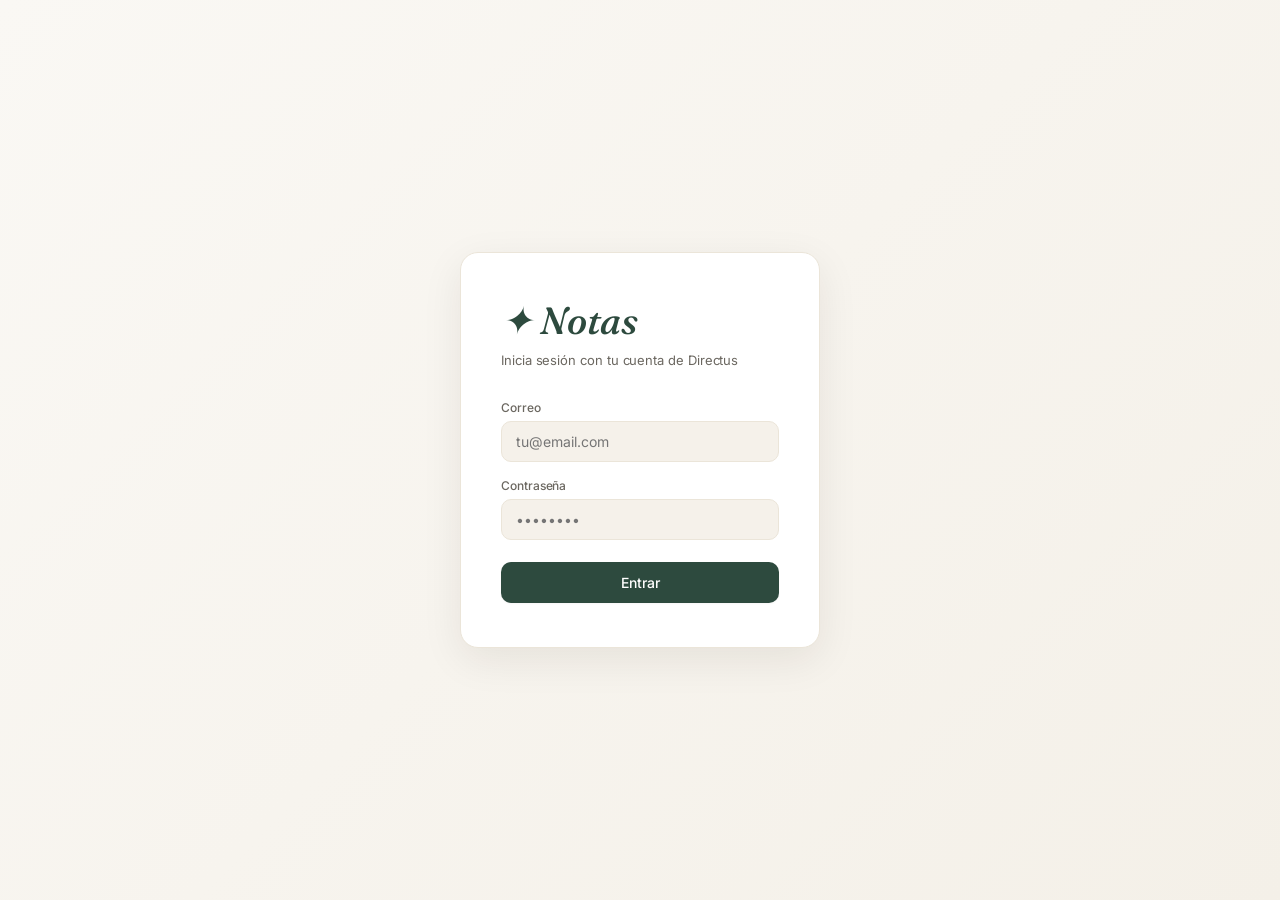
<file: uploads/notas.html>
<!DOCTYPE html>
<html lang="es">
<head>
<meta charset="UTF-8" />
<meta name="viewport" content="width=device-width, initial-scale=1.0" />
<title>Notas</title>
<link rel="preconnect" href="https://fonts.googleapis.com" />
<link rel="preconnect" href="https://fonts.gstatic.com" crossorigin />
<link href="https://fonts.googleapis.com/css2?family=Fraunces:ital,opsz,wght@0,9..144,400;0,9..144,500;0,9..144,600;1,9..144,400&family=Inter:wght@300;400;500;600&display=swap" rel="stylesheet" />
<style>
  *, *::before, *::after { box-sizing: border-box; margin: 0; padding: 0; }

  :root {
    --bg-grad: linear-gradient(135deg, #faf8f4 0%, #f4f0e8 100%);
    --surface: #ffffff;
    --surface2: #f5f1ea;
    --border: #ebe5d9;
    --border2: #d8d1c2;
    --text: #1a1815;
    --text2: #6b6760;
    --text3: #a8a299;
    --accent: #2d4a3e;
    --accent-light: #e8f0ec;
    --accent-hover: #3a5a4d;
    --shadow-sm: 0 1px 2px rgba(40, 30, 15, 0.04);
    --shadow-md: 0 4px 16px rgba(40, 30, 15, 0.06);
    --shadow-lg: 0 12px 40px rgba(40, 30, 15, 0.08);
    --radius: 12px;
    --font-display: 'Fraunces', Georgia, serif;
    --font-body: 'Inter', sans-serif;
  }

  body {
    font-family: var(--font-body);
    background: var(--bg-grad);
    color: var(--text);
    height: 100vh;
    display: flex;
    overflow: hidden;
    font-size: 14px;
    -webkit-font-smoothing: antialiased;
    letter-spacing: -0.005em;
  }

  /* SIDEBAR */
  .sidebar {
    width: 60px;
    background: rgba(255,255,255,0.6);
    backdrop-filter: blur(20px);
    border-right: 1px solid var(--border);
    display: flex; flex-direction: column; align-items: center;
    padding: 22px 0; gap: 8px; flex-shrink: 0;
  }
  .logo {
    font-family: var(--font-display);
    font-size: 26px; font-weight: 500;
    color: var(--accent);
    margin-bottom: 18px; line-height: 1;
    font-style: italic;
  }
  .sb-btn {
    width: 40px; height: 40px; border-radius: 10px;
    border: none; background: transparent; cursor: pointer;
    display: flex; align-items: center; justify-content: center;
    color: var(--text3); transition: all 0.18s ease;
  }
  .sb-btn:hover { background: var(--surface2); color: var(--text2); transform: translateY(-1px); }
  .sb-btn.active { background: var(--accent-light); color: var(--accent); }
  .sb-spacer { flex: 1; }

  /* LIST PANEL */
  .list-panel {
    width: 280px;
    background: rgba(255,255,255,0.4);
    backdrop-filter: blur(20px);
    border-right: 1px solid var(--border);
    display: flex; flex-direction: column; flex-shrink: 0;
  }
  .list-header { padding: 22px 18px 14px; border-bottom: 1px solid var(--border); }
  .list-header-row { display: flex; align-items: center; justify-content: space-between; margin-bottom: 14px; }
  .list-title {
    font-family: var(--font-display);
    font-size: 26px; color: var(--text);
    font-weight: 500; letter-spacing: -0.02em;
  }
  .btn-new {
    width: 34px; height: 34px; border-radius: 10px;
    border: none; background: var(--accent); color: #fff;
    cursor: pointer; display: flex; align-items: center; justify-content: center;
    font-size: 20px; transition: all 0.18s ease;
    box-shadow: var(--shadow-sm); line-height: 1; padding-bottom: 2px;
  }
  .btn-new:hover { background: var(--accent-hover); transform: translateY(-1px); box-shadow: var(--shadow-md); }
  .search-wrap {
    display: flex; align-items: center; gap: 8px;
    background: rgba(255,255,255,0.7);
    border: 1px solid var(--border);
    border-radius: 10px; padding: 9px 12px;
    transition: border-color 0.15s;
  }
  .search-wrap:focus-within { border-color: var(--accent); }
  .search-wrap svg { flex-shrink: 0; color: var(--text3); }
  .search-wrap input {
    border: none; background: transparent;
    font-family: var(--font-body); font-size: 13px;
    color: var(--text); outline: none; width: 100%;
  }
  .search-wrap input::placeholder { color: var(--text3); }

  .notes-list {
    flex: 1; overflow-y: auto;
    padding: 10px;
    display: flex; flex-direction: column; gap: 6px;
  }
  .notes-list::-webkit-scrollbar { width: 6px; }
  .notes-list::-webkit-scrollbar-thumb { background: var(--border2); border-radius: 4px; }

  .note-item {
    padding: 13px 14px; border-radius: var(--radius);
    cursor: pointer; border: 1px solid transparent;
    transition: all 0.18s ease; user-select: none;
    position: relative;
    background: var(--note-bg, var(--surface));
  }
  .note-item:hover { transform: translateY(-1px); box-shadow: var(--shadow-sm); }
  .note-item.active {
    border-color: rgba(45, 74, 62, 0.3);
    box-shadow: var(--shadow-md);
  }
  .note-item.active::before {
    content: ''; position: absolute;
    left: -10px; top: 50%; transform: translateY(-50%);
    width: 3px; height: 60%;
    background: var(--accent); border-radius: 0 3px 3px 0;
  }
  .note-item-title {
    font-size: 14px; font-weight: 600; color: var(--text);
    white-space: nowrap; overflow: hidden; text-overflow: ellipsis;
    margin-bottom: 4px; letter-spacing: -0.01em;
  }
  .note-item-preview {
    font-size: 12px; color: var(--text2);
    white-space: nowrap; overflow: hidden; text-overflow: ellipsis;
    margin-bottom: 6px; line-height: 1.4;
  }
  .note-item-date { font-size: 11px; color: var(--text3); font-weight: 500; }

  /* TAG PILLS en la lista */
  .note-item-tag {
    display: inline-block;
    font-size: 10px;
    font-weight: 600;
    padding: 2px 8px;
    border-radius: 10px;
    text-transform: uppercase;
    letter-spacing: 0.04em;
    margin-bottom: 6px;
    background: var(--tag-bg, rgba(0,0,0,0.06));
    color: var(--tag-color, var(--text2));
  }

  /* FILTROS DE TAGS */
  .tag-filters {
    padding: 10px 14px 12px;
    border-bottom: 1px solid var(--border);
    display: flex; flex-wrap: wrap; gap: 5px;
    max-height: 110px; overflow-y: auto;
  }
  .tag-filters::-webkit-scrollbar { width: 4px; }
  .tag-filters::-webkit-scrollbar-thumb { background: var(--border2); border-radius: 4px; }
  .filter-btn {
    font-family: var(--font-body); font-size: 11px; font-weight: 500;
    border: 1px solid var(--border);
    background: rgba(255,255,255,0.6);
    color: var(--text2);
    padding: 4px 10px;
    border-radius: 14px;
    cursor: pointer;
    transition: all 0.15s;
    text-transform: uppercase;
    letter-spacing: 0.03em;
  }
  .filter-btn:hover { background: var(--surface); border-color: var(--border2); }
  .filter-btn.active {
    background: var(--accent);
    color: #fff;
    border-color: var(--accent);
  }

  .empty-list {
    text-align: center; padding: 50px 20px;
    color: var(--text3); font-size: 13px; line-height: 1.6;
  }
  .empty-list svg { margin-bottom: 14px; opacity: 0.3; }

  /* EDITOR */
  .editor { flex: 1; display: flex; flex-direction: column; min-width: 0; background: var(--surface); }
  .editor-toolbar {
    padding: 12px 28px; border-bottom: 1px solid var(--border);
    display: flex; align-items: center; gap: 2px;
    background: rgba(255,255,255,0.7); backdrop-filter: blur(10px);
    flex-wrap: wrap;
  }
  .tb-btn {
    width: 32px; height: 32px; border-radius: 8px;
    border: none; background: transparent; cursor: pointer;
    display: flex; align-items: center; justify-content: center;
    color: var(--text2); transition: all 0.15s;
  }
  .tb-btn:hover { background: var(--surface2); color: var(--text); }
  .tb-btn svg { width: 16px; height: 16px; }
  .tb-sep { width: 1px; height: 20px; background: var(--border); margin: 0 6px; }
  .tb-spacer { flex: 1; }
  .apa-select {
    font-family: var(--font-body); font-size: 12px; font-weight: 500;
    border: 1px solid var(--border); border-radius: 7px;
    background: var(--surface); color: var(--text2);
    padding: 5px 26px 5px 10px;
    cursor: pointer; outline: none;
    -webkit-appearance: none; appearance: none;
    background-image: url("data:image/svg+xml;utf8,<svg xmlns='http://www.w3.org/2000/svg' width='10' height='10' viewBox='0 0 24 24' fill='none' stroke='%236b6760' stroke-width='2'><polyline points='6 9 12 15 18 9'/></svg>");
    background-repeat: no-repeat; background-position: right 8px center;
    transition: border-color 0.15s;
  }
  .apa-select:hover { border-color: var(--accent); }
  .btn-save {
    padding: 7px 16px; border-radius: 8px;
    border: none; background: var(--accent); color: #fff;
    font-family: var(--font-body); font-size: 13px; font-weight: 500;
    cursor: pointer; transition: all 0.15s; box-shadow: var(--shadow-sm);
  }
  .btn-save:hover:not(:disabled) { background: var(--accent-hover); }
  .btn-save:disabled { opacity: 0.4; cursor: default; }
  .btn-delete {
    width: 32px; height: 32px; border-radius: 8px;
    border: none; background: transparent; cursor: pointer;
    display: flex; align-items: center; justify-content: center;
    color: var(--text3); transition: all 0.15s;
  }
  .btn-delete:hover { background: #fce8e8; color: #b03030; }

  .editor-body {
    flex: 1; display: flex; flex-direction: column;
    padding: 28px 28px 20px;
    overflow-y: auto;
    background: #ebe5d9;
    align-items: center;
  }
  .editor-body::-webkit-scrollbar { width: 6px; }
  .editor-body::-webkit-scrollbar-thumb { background: var(--border2); border-radius: 4px; }

  /* PÁGINA ESTILO APA con saltos de página visuales */
  /* PÁGINA ESTILO APA */
  .apa-page {
    width: 816px; /* 8.5in × 96dpi */
    max-width: 100%;
    min-height: 1056px; /* 11in × 96dpi */
    background: #fff;
    padding: 96px; /* 1in margen × 96dpi */
    box-shadow: var(--shadow-lg);
    border-radius: 2px;
    position: relative;
    margin-bottom: 28px;
  }
  /* Contador de página flotante */
  .page-indicator {
    position: fixed;
    bottom: 58px; right: 20px;
    background: rgba(20, 18, 14, 0.75);
    color: #fff;
    font-size: 11px; font-weight: 500;
    padding: 5px 11px; border-radius: 12px;
    z-index: 30;
    font-family: var(--font-body);
    pointer-events: none;
    opacity: 0; transition: opacity 0.2s;
  }
  .page-indicator.show { opacity: 1; }

  .editor-title-input {
    font-family: 'Times New Roman', Times, serif;
    font-size: 14pt;
    font-weight: bold;
    color: var(--text);
    border: none; background: transparent; outline: none;
    width: 100%; margin-bottom: 24px;
    line-height: 2;
    text-align: center;
  }
  .editor-title-input::placeholder { color: var(--text3); font-style: italic; font-weight: normal; }

  .editor-meta {
    display: flex; align-items: center; gap: 12px;
    margin-bottom: 24px; flex-wrap: wrap;
    padding-bottom: 16px; border-bottom: 1px solid var(--border);
    font-family: var(--font-body);
  }
  .meta-date { font-size: 11px; color: var(--text3); font-weight: 500; letter-spacing: 0.02em; text-transform: uppercase; }

  .tag-select {
    font-family: var(--font-body); font-size: 12px; font-weight: 500;
    border: 1px solid var(--border); border-radius: 20px;
    background: var(--surface); color: var(--text2);
    padding: 4px 14px;
    cursor: text; outline: none;
    transition: border-color 0.15s;
    min-width: 140px;
  }
  .tag-select:hover, .tag-select:focus { border-color: var(--accent); }
  .tag-select::placeholder { color: var(--text3); font-style: italic; }

  .editor-content-area {
    flex: 1;
    font-family: 'Times New Roman', Times, serif;
    font-size: 12pt;
    line-height: 2;
    color: #000;
    outline: none; width: 100%; min-height: 400px;
    text-align: justify;
  }
  .editor-content-area:empty:before {
    content: attr(data-placeholder);
    color: var(--text3); font-style: italic;
    pointer-events: none;
  }
  /* Párrafos con sangría de primera línea (estilo APA) */
  .editor-content-area > p,
  .editor-content-area > div {
    margin: 0;
    text-indent: 0.5in;
  }
  /* Encabezados estilo APA */
  .editor-content-area h1 {
    font-size: 12pt; font-weight: bold;
    text-align: center; margin: 0;
    text-indent: 0;
  }
  .editor-content-area h2 {
    font-size: 12pt; font-weight: bold;
    text-align: left; margin: 0;
    text-indent: 0;
  }
  .editor-content-area h3 {
    font-size: 12pt; font-weight: bold; font-style: italic;
    text-align: left; margin: 0;
    text-indent: 0;
  }
  .editor-content-area blockquote {
    margin: 0 0 0 0.5in;
    text-indent: 0;
    font-style: normal;
  }
  /* Tablas APA */
  .editor-content-area table {
    border-collapse: collapse;
    width: 100%;
    margin: 1em 0;
    font-size: 11pt;
    table-layout: fixed;
  }
  .editor-content-area table th,
  .editor-content-area table td {
    padding: 6px 10px;
    border: none;
    text-align: left;
    text-indent: 0;
    vertical-align: top;
    word-wrap: break-word;
    overflow-wrap: break-word;
  }
  .editor-content-area table thead {
    border-top: 1.5px solid #000;
    border-bottom: 1px solid #000;
  }
  .editor-content-area table tbody {
    border-bottom: 1.5px solid #000;
  }
  .editor-content-area table th {
    font-weight: normal;
    font-style: italic;
  }
  /* Enlaces */
  .editor-content-area a {
    color: #1a4a7a;
    text-decoration: underline;
    text-decoration-thickness: 1px;
    text-underline-offset: 2px;
  }
  .editor-content-area a:hover { color: #2d4a3e; }
  .editor-content-area table td > *,
  .editor-content-area table th > * {
    text-indent: 0 !important;
    margin: 0;
  }

  /* IMÁGENES */
  .editor-content-area img {
    max-width: 100%;
    height: auto;
    border-radius: 8px;
    margin: 8px 0;
    cursor: pointer;
    display: block;
    transition: outline 0.15s;
  }
  .editor-content-area img.selected {
    outline: 3px solid var(--accent);
    outline-offset: 2px;
  }

  /* Popup de redimensionar */
  .img-resize-popup {
    position: fixed;
    background: var(--surface);
    border: 1px solid var(--border);
    border-radius: 10px;
    padding: 10px 12px;
    box-shadow: var(--shadow-lg);
    display: none;
    z-index: 50;
    gap: 8px;
    align-items: center;
    font-size: 12px;
  }
  .img-resize-popup.show { display: flex; }
  .img-resize-popup label { color: var(--text2); font-weight: 500; }
  .img-resize-popup input[type="range"] {
    width: 120px; accent-color: var(--accent);
  }
  .img-resize-popup .preset-btn {
    padding: 4px 10px; border-radius: 6px;
    border: 1px solid var(--border);
    background: var(--surface); color: var(--text2);
    font-size: 11px; cursor: pointer; font-weight: 500;
    transition: all 0.15s;
  }
  .img-resize-popup .preset-btn:hover { background: var(--accent-light); color: var(--accent); border-color: var(--accent); }
  .img-resize-popup .del-btn {
    padding: 4px 8px; border-radius: 6px;
    border: 1px solid #f5cccc;
    background: #fdf0f0; color: #b03030;
    font-size: 11px; cursor: pointer; font-weight: 500;
    transition: all 0.15s;
  }
  .img-resize-popup .del-btn:hover { background: #fce0e0; }

  /* MODAL DE COMPARTIR */
  .modal-overlay {
    position: fixed; inset: 0;
    background: rgba(20, 18, 14, 0.5);
    display: none; align-items: center; justify-content: center;
    z-index: 150;
    backdrop-filter: blur(4px);
  }
  .modal-overlay.show { display: flex; }
  .modal-box {
    background: var(--surface);
    border-radius: 18px;
    padding: 32px;
    width: 460px; max-width: 90vw;
    box-shadow: var(--shadow-lg);
  }
  .modal-title {
    font-family: var(--font-display);
    font-size: 24px; font-weight: 500;
    margin-bottom: 8px; color: var(--text);
  }
  .modal-sub { font-size: 13px; color: var(--text2); margin-bottom: 20px; line-height: 1.5; }
  .share-toggle {
    display: flex; align-items: center; gap: 12px;
    padding: 14px 16px; border-radius: 12px;
    background: var(--surface2); margin-bottom: 16px;
  }
  .share-toggle-text { flex: 1; }
  .share-toggle-text strong { display: block; font-size: 14px; color: var(--text); margin-bottom: 2px; }
  .share-toggle-text small { font-size: 12px; color: var(--text2); }
  .switch {
    position: relative; width: 44px; height: 24px;
    flex-shrink: 0;
  }
  .switch input { opacity: 0; width: 0; height: 0; }
  .switch-slider {
    position: absolute; cursor: pointer;
    inset: 0; background: var(--border2);
    border-radius: 24px; transition: 0.2s;
  }
  .switch-slider:before {
    content: ''; position: absolute;
    width: 18px; height: 18px;
    left: 3px; bottom: 3px;
    background: white; border-radius: 50%;
    transition: 0.2s;
  }
  .switch input:checked + .switch-slider { background: var(--accent); }
  .switch input:checked + .switch-slider:before { transform: translateX(20px); }

  .share-link-wrap {
    display: flex; gap: 8px;
    background: var(--surface2);
    border: 1px solid var(--border);
    border-radius: 10px;
    padding: 4px 4px 4px 14px;
    align-items: center;
  }
  .share-link-wrap input {
    flex: 1; border: none; background: transparent;
    font-family: monospace; font-size: 12px;
    color: var(--text); outline: none;
  }
  .copy-btn {
    padding: 7px 14px; border-radius: 8px;
    border: none; background: var(--accent); color: #fff;
    font-size: 12px; font-weight: 500; cursor: pointer;
    transition: opacity 0.15s;
  }
  .copy-btn:hover { opacity: 0.85; }
  .modal-close {
    margin-top: 22px;
    padding: 9px; width: 100%; border-radius: 10px;
    border: 1px solid var(--border); background: transparent;
    color: var(--text2); font-size: 13px; font-weight: 500;
    cursor: pointer; transition: all 0.15s;
  }
  .modal-close:hover { background: var(--surface2); color: var(--text); }

  /* Items en modal de notas compartidas */
  .shared-item {
    display: flex; align-items: center; gap: 12px;
    padding: 12px; border-radius: 10px;
    background: var(--surface2);
    margin-bottom: 8px;
  }
  .shared-item-info { flex: 1; min-width: 0; }
  .shared-item-title {
    font-size: 14px; font-weight: 600; color: var(--text);
    margin-bottom: 3px;
    white-space: nowrap; overflow: hidden; text-overflow: ellipsis;
  }
  .shared-item-link {
    font-size: 11px; color: var(--text2);
    font-family: monospace;
    white-space: nowrap; overflow: hidden; text-overflow: ellipsis;
  }
  .shared-actions { display: flex; gap: 6px; flex-shrink: 0; }
  .shared-actions button {
    padding: 6px 10px; border-radius: 7px;
    font-size: 11px; font-weight: 500;
    border: 1px solid var(--border);
    background: #fff; color: var(--text2);
    cursor: pointer; transition: all 0.15s;
  }
  .shared-actions button:hover { background: var(--accent-light); color: var(--accent); border-color: var(--accent); }
  .shared-actions button.unshare { color: #b03030; }
  .shared-actions button.unshare:hover { background: #fce8e8; color: #b03030; border-color: #b03030; }
  .shared-empty { text-align: center; padding: 30px 10px; color: var(--text3); font-size: 13px; }

  /* VISTA COMPARTIDA (read-only) */
  body.shared-view .sidebar,
  body.shared-view .list-panel,
  body.shared-view .editor-toolbar,
  body.shared-view .editor-status { display: none; }
  body.shared-view .editor {
    background: #ebe5d9;
  }
  body.shared-view .editor-body {
    padding: 40px 20px;
  }
  body.shared-view .editor-title-input { pointer-events: none; }
  body.shared-view .editor-content-area { pointer-events: none; }
  body.shared-view .tag-select { display: none; }
  body.shared-view .editor-meta .meta-date { display: none; }
  .editor-content-area ul, .editor-content-area ol { padding-left: 26px; margin-bottom: 0.8em; }
  .editor-content-area li { margin-bottom: 4px; }

  /* CHECKLIST */
  .editor-content-area ul.checklist {
    list-style: none;
    padding-left: 0;
    margin-bottom: 0.8em;
  }
  .editor-content-area ul.checklist li {
    position: relative;
    padding-left: 30px;
    margin-bottom: 6px;
    min-height: 24px;
  }
  .editor-content-area ul.checklist li::before {
    content: '';
    position: absolute;
    left: 0; top: 5px;
    width: 18px; height: 18px;
    border: 1.5px solid var(--border2);
    border-radius: 5px;
    cursor: pointer;
    background: #fff;
    transition: all 0.15s;
  }
  .editor-content-area ul.checklist li:hover::before {
    border-color: var(--accent);
  }
  .editor-content-area ul.checklist li.done::before {
    background: var(--accent);
    border-color: var(--accent);
  }
  .editor-content-area ul.checklist li.done::after {
    content: '';
    position: absolute;
    left: 5px; top: 9px;
    width: 8px; height: 4px;
    border-left: 2px solid #fff;
    border-bottom: 2px solid #fff;
    transform: rotate(-45deg);
    pointer-events: none;
  }
  .editor-content-area ul.checklist li.done {
    text-decoration: line-through;
    color: var(--text3);
  }

  .editor-status {
    padding: 10px 56px; border-top: 1px solid var(--border);
    background: var(--surface);
    display: flex; align-items: center; justify-content: space-between;
  }
  .status-text { font-size: 11px; color: var(--text3); font-weight: 500; letter-spacing: 0.02em; }
  .status-saved { color: var(--accent); }
  .status-unsaved { color: #b07020; }

  .editor-empty {
    flex: 1; display: flex; flex-direction: column;
    align-items: center; justify-content: center;
    color: var(--text3); gap: 16px;
  }
  .editor-empty svg { opacity: 0.2; }
  .editor-empty p { font-size: 15px; font-family: var(--font-display); font-style: italic; }

  /* LOGIN */
  .login-overlay {
    position: fixed; inset: 0;
    background: var(--bg-grad);
    display: flex; align-items: center; justify-content: center; z-index: 100;
  }
  .login-box {
    background: var(--surface); border: 1px solid var(--border);
    border-radius: 18px; padding: 44px 40px; width: 360px;
    box-shadow: var(--shadow-lg);
  }
  .login-logo {
    font-family: var(--font-display);
    font-size: 38px; color: var(--accent);
    margin-bottom: 8px; font-style: italic; font-weight: 500;
  }
  .login-sub { font-size: 13px; color: var(--text2); margin-bottom: 32px; }
  .login-label { font-size: 12px; color: var(--text2); margin-bottom: 6px; display: block; font-weight: 500; }
  .login-input {
    width: 100%; padding: 11px 14px;
    border: 1px solid var(--border); border-radius: 10px;
    background: var(--surface2);
    font-family: var(--font-body); font-size: 14px;
    color: var(--text); outline: none; margin-bottom: 16px;
    transition: all 0.15s;
  }
  .login-input:focus { border-color: var(--accent); background: var(--surface); }
  .login-btn {
    width: 100%; padding: 12px; border-radius: 10px; border: none;
    background: var(--accent); color: #fff;
    font-family: var(--font-body); font-size: 14px; font-weight: 500;
    cursor: pointer; transition: all 0.15s; margin-top: 6px;
    box-shadow: var(--shadow-sm);
  }
  .login-btn:hover { background: var(--accent-hover); }
  .login-error { font-size: 12px; color: #b03030; margin-top: -10px; margin-bottom: 12px; display: none; }

  /* TOAST */
  .toast {
    position: fixed; bottom: 28px; left: 50%;
    transform: translateX(-50%) translateY(10px);
    background: var(--text); color: #fff;
    padding: 11px 22px; border-radius: 10px;
    font-size: 13px; opacity: 0; pointer-events: none;
    transition: all 0.25s ease; z-index: 200;
    box-shadow: var(--shadow-lg); font-weight: 500;
  }
  .toast.show { opacity: 1; transform: translateX(-50%) translateY(0); }

  .loading-overlay {
    position: fixed; inset: 0; background: var(--bg-grad);
    display: flex; align-items: center; justify-content: center;
    z-index: 50; font-size: 13px; color: var(--text2); gap: 12px;
  }
  .spinner {
    width: 20px; height: 20px;
    border: 2px solid var(--border); border-top-color: var(--accent);
    border-radius: 50%; animation: spin 0.7s linear infinite;
  }
  @keyframes spin { to { transform: rotate(360deg); } }

  @media (max-width: 720px) {
    .list-panel { width: 220px; }
    .editor-body { padding: 24px 24px 16px; }
    .editor-status { padding: 10px 24px; }
    .editor-title-input { font-size: 28px; }
  }

  /* IMPRESIÓN / EXPORTAR PDF */
  @page {
    size: letter;
    margin: 0;
  }
  @media print {
    body { background: #fff !important; }
    .sidebar, .list-panel, .editor-toolbar, .editor-status,
    .page-indicator, .img-resize-popup, .modal-overlay, .toast,
    .editor-empty { display: none !important; }
    .editor, .editor-body { background: #fff !important; padding: 0 !important; overflow: visible !important; }
    .apa-page {
      box-shadow: none !important;
      border-radius: 0 !important;
      margin: 0 !important;
      width: 100% !important;
      max-width: none !important;
      min-height: auto !important;
      padding: 1in !important;
    }
    .editor-title-input { border: none !important; }
    .editor-meta { padding-bottom: 16px; margin-bottom: 24px; min-height: 1px; }
    .editor-meta .tag-select, .editor-meta .meta-date { display: none !important; }
    img { outline: none !important; }
    /* Saltos de página naturales del navegador */
    p, li, h1, h2, h3 { break-inside: avoid; }
    table, img { break-inside: avoid; }
  }
</style>
</head>
<body>

<div class="login-overlay" id="loginOverlay">
  <div class="login-box">
    <div class="login-logo">✦ Notas</div>
    <div class="login-sub">Inicia sesión con tu cuenta de Directus</div>
    <label class="login-label">Correo</label>
    <input class="login-input" type="email" id="loginEmail" placeholder="tu@email.com" />
    <label class="login-label">Contraseña</label>
    <input class="login-input" type="password" id="loginPass" placeholder="••••••••" />
    <div class="login-error" id="loginError">Credenciales incorrectas</div>
    <button class="login-btn" id="loginBtn" onclick="doLogin()">Entrar</button>
  </div>
</div>

<div class="loading-overlay" id="loadingOverlay" style="display:none">
  <div class="spinner"></div> Cargando notas...
</div>

<div class="sidebar">
  <div class="logo">✦</div>
  <button class="sb-btn active" title="Notas">
    <svg width="20" height="20" fill="none" stroke="currentColor" stroke-width="1.7" viewBox="0 0 24 24"><path d="M9 5H7a2 2 0 0 0-2 2v12a2 2 0 0 0 2 2h10a2 2 0 0 0 2-2V7a2 2 0 0 0-2-2h-2"/><rect x="9" y="3" width="6" height="4" rx="2"/></svg>
  </button>
  <button class="sb-btn" title="Refrescar" onclick="loadNotes()">
    <svg width="18" height="18" fill="none" stroke="currentColor" stroke-width="1.7" viewBox="0 0 24 24"><polyline points="23 4 23 10 17 10"/><path d="M20.49 15a9 9 0 1 1-2.12-9.36L23 10"/></svg>
  </button>
  <button class="sb-btn" title="Notas compartidas" onclick="openSharedListModal()">
    <svg width="18" height="18" fill="none" stroke="currentColor" stroke-width="1.7" viewBox="0 0 24 24"><circle cx="18" cy="5" r="3"/><circle cx="6" cy="12" r="3"/><circle cx="18" cy="19" r="3"/><line x1="8.59" y1="13.51" x2="15.42" y2="17.49"/><line x1="15.41" y1="6.51" x2="8.59" y2="10.49"/></svg>
  </button>
  <div class="sb-spacer"></div>
  <button class="sb-btn" title="Cerrar sesión" onclick="doLogout()">
    <svg width="18" height="18" fill="none" stroke="currentColor" stroke-width="1.7" viewBox="0 0 24 24"><path d="M9 21H5a2 2 0 0 1-2-2V5a2 2 0 0 1 2-2h4"/><polyline points="16 17 21 12 16 7"/><line x1="21" y1="12" x2="9" y2="12"/></svg>
  </button>
</div>

<div class="list-panel">
  <div class="list-header">
    <div class="list-header-row">
      <span class="list-title">Notas</span>
      <button class="btn-new" title="Nueva nota" onclick="newNote()">+</button>
    </div>
    <div class="search-wrap">
      <svg width="14" height="14" fill="none" stroke="currentColor" stroke-width="2" viewBox="0 0 24 24"><circle cx="11" cy="11" r="8"/><line x1="21" y1="21" x2="16.65" y2="16.65"/></svg>
      <input type="text" placeholder="Buscar..." id="searchInput" oninput="filterNotes()" />
    </div>
  </div>
  <div class="tag-filters" id="tagFilters"></div>
  <div class="notes-list" id="notesList"></div>
</div>

<div class="editor">
  <div class="editor-toolbar">
    <button class="tb-btn" title="Negrita (Ctrl+B)" onclick="execCmd('bold')">
      <svg viewBox="0 0 24 24" fill="none" stroke="currentColor" stroke-width="2.5"><path d="M6 4h8a4 4 0 0 1 4 4 4 4 0 0 1-4 4H6z"/><path d="M6 12h9a4 4 0 0 1 4 4 4 4 0 0 1-4 4H6z"/></svg>
    </button>
    <button class="tb-btn" title="Cursiva (Ctrl+I)" onclick="execCmd('italic')">
      <svg viewBox="0 0 24 24" fill="none" stroke="currentColor" stroke-width="2"><line x1="19" y1="4" x2="10" y2="4"/><line x1="14" y1="20" x2="5" y2="20"/><line x1="15" y1="4" x2="9" y2="20"/></svg>
    </button>
    <button class="tb-btn" title="Subrayado (Ctrl+U)" onclick="execCmd('underline')">
      <svg viewBox="0 0 24 24" fill="none" stroke="currentColor" stroke-width="2"><path d="M6 3v7a6 6 0 0 0 12 0V3"/><line x1="4" y1="21" x2="20" y2="21"/></svg>
    </button>
    <button class="tb-btn" title="Insertar enlace (Ctrl+K)" onclick="insertLink()">
      <svg viewBox="0 0 24 24" fill="none" stroke="currentColor" stroke-width="2"><path d="M10 13a5 5 0 0 0 7.54.54l3-3a5 5 0 0 0-7.07-7.07l-1.72 1.71"/><path d="M14 11a5 5 0 0 0-7.54-.54l-3 3a5 5 0 0 0 7.07 7.07l1.71-1.71"/></svg>
    </button>
    <div class="tb-sep"></div>
    <button class="tb-btn" title="Lista con viñetas" onclick="execCmd('insertUnorderedList')">
      <svg viewBox="0 0 24 24" fill="none" stroke="currentColor" stroke-width="2"><line x1="8" y1="6" x2="21" y2="6"/><line x1="8" y1="12" x2="21" y2="12"/><line x1="8" y1="18" x2="21" y2="18"/><circle cx="4" cy="6" r="1" fill="currentColor"/><circle cx="4" cy="12" r="1" fill="currentColor"/><circle cx="4" cy="18" r="1" fill="currentColor"/></svg>
    </button>
    <button class="tb-btn" title="Lista numerada" onclick="execCmd('insertOrderedList')">
      <svg viewBox="0 0 24 24" fill="none" stroke="currentColor" stroke-width="2"><line x1="10" y1="6" x2="21" y2="6"/><line x1="10" y1="12" x2="21" y2="12"/><line x1="10" y1="18" x2="21" y2="18"/><path d="M4 6h1v4"/><path d="M4 10h2"/><path d="M6 18H4c0-1 2-2 2-3s-1-1.5-2-1"/></svg>
    </button>
    <button class="tb-btn" title="Casilla de verificación" onclick="insertCheckbox()">
      <svg viewBox="0 0 24 24" fill="none" stroke="currentColor" stroke-width="2"><polyline points="9 11 12 14 22 4"/><path d="M21 12v7a2 2 0 0 1-2 2H5a2 2 0 0 1-2-2V5a2 2 0 0 1 2-2h11"/></svg>
    </button>
    <div class="tb-sep"></div>
    <!-- APA: encabezados -->
    <select class="apa-select" onchange="applyHeading(this.value); this.value=''">
      <option value="" selected disabled>Formato APA</option>
      <option value="h1">Título (centrado, negrita)</option>
      <option value="h2">Encabezado 1 (negrita)</option>
      <option value="h3">Encabezado 2 (negrita cursiva)</option>
      <option value="p">Texto normal</option>
      <option value="blockquote">Cita en bloque</option>
    </select>
    <button class="tb-btn" title="Insertar tabla" onclick="insertTable()">
      <svg viewBox="0 0 24 24" fill="none" stroke="currentColor" stroke-width="2"><rect x="3" y="3" width="18" height="18" rx="1"/><line x1="3" y1="9" x2="21" y2="9"/><line x1="3" y1="15" x2="21" y2="15"/><line x1="9" y1="3" x2="9" y2="21"/><line x1="15" y1="3" x2="15" y2="21"/></svg>
    </button>
    <div class="tb-sep"></div>
    <button class="tb-btn" title="Insertar imagen" onclick="document.getElementById('imageInput').click()">
      <svg viewBox="0 0 24 24" fill="none" stroke="currentColor" stroke-width="2"><rect x="3" y="3" width="18" height="18" rx="2"/><circle cx="8.5" cy="8.5" r="1.5"/><polyline points="21 15 16 10 5 21"/></svg>
    </button>
    <input type="file" id="imageInput" accept="image/*" style="display:none" onchange="handleImageUpload(event)" />
    <span class="tb-spacer"></span>
    <button class="tb-btn" title="Exportar a PDF" onclick="exportToPdf()">
      <svg viewBox="0 0 24 24" fill="none" stroke="currentColor" stroke-width="2"><path d="M14 2H6a2 2 0 0 0-2 2v16a2 2 0 0 0 2 2h12a2 2 0 0 0 2-2V8z"/><polyline points="14 2 14 8 20 8"/><line x1="12" y1="18" x2="12" y2="12"/><polyline points="9 15 12 12 15 15"/></svg>
    </button>
    <button class="tb-btn" title="Compartir" id="btnShare" onclick="openShareModal()" style="display:none">
      <svg viewBox="0 0 24 24" fill="none" stroke="currentColor" stroke-width="2"><circle cx="18" cy="5" r="3"/><circle cx="6" cy="12" r="3"/><circle cx="18" cy="19" r="3"/><line x1="8.59" y1="13.51" x2="15.42" y2="17.49"/><line x1="15.41" y1="6.51" x2="8.59" y2="10.49"/></svg>
    </button>
    <button class="btn-save" id="btnSave" onclick="saveNote()" disabled>Guardar</button>
    <button class="btn-delete" title="Eliminar nota" id="btnDelete" onclick="deleteNote()" style="display:none">
      <svg viewBox="0 0 24 24" fill="none" stroke="currentColor" stroke-width="2"><polyline points="3 6 5 6 21 6"/><path d="M19 6l-1 14a2 2 0 0 1-2 2H8a2 2 0 0 1-2-2L5 6"/><path d="M10 11v6"/><path d="M14 11v6"/><path d="M9 6V4a1 1 0 0 1 1-1h4a1 1 0 0 1 1 1v2"/></svg>
    </button>
  </div>

  <div class="editor-body" id="editorBody">
    <div class="editor-empty" id="editorEmpty">
      <svg width="56" height="56" fill="none" stroke="currentColor" stroke-width="1.2" viewBox="0 0 24 24"><path d="M9 5H7a2 2 0 0 0-2 2v12a2 2 0 0 0 2 2h10a2 2 0 0 0 2-2V7a2 2 0 0 0-2-2h-2"/><rect x="9" y="3" width="6" height="4" rx="2"/></svg>
      <p>Selecciona o crea una nota</p>
    </div>
    <div id="editorForm" style="display:none; flex-direction:column; width:100%; align-items:center;">
      <div class="apa-page">
        <input class="editor-title-input" id="editorTitle" placeholder="Título de la nota" oninput="markDirty()" />
        <div class="editor-meta">
          <span class="meta-date" id="editorDate"></span>
          <input class="tag-select" id="editorTag" list="tagsList" placeholder="+ Agregar tag..." oninput="markDirty()" />
          <datalist id="tagsList"></datalist>
        </div>
        <div class="editor-content-area" id="editorContent" contenteditable="true" data-placeholder="Empieza a escribir tu nota..." oninput="markDirty()"></div>
      </div>
    </div>
  </div>

  <div class="editor-status">
    <span class="status-text" id="statusWords">0 palabras</span>
    <span class="status-text" id="statusSaved"></span>
  </div>
</div>

<!-- Modal lista de notas compartidas -->
<div class="modal-overlay" id="sharedListModal">
  <div class="modal-box" style="width: 520px; max-height: 80vh; overflow-y: auto;">
    <div class="modal-title">Notas compartidas</div>
    <div class="modal-sub" id="sharedListSub">Estas son las notas que tienes públicas actualmente.</div>
    <div id="sharedListContent"></div>
    <button class="modal-close" onclick="document.getElementById('sharedListModal').classList.remove('show')">Cerrar</button>
  </div>
</div>

<div class="toast" id="toast"></div>

<!-- Popup para redimensionar imágenes -->
<div class="img-resize-popup" id="imgPopup">
  <button class="preset-btn" onclick="setImgWidth('25%')">25%</button>
  <button class="preset-btn" onclick="setImgWidth('50%')">50%</button>
  <button class="preset-btn" onclick="setImgWidth('75%')">75%</button>
  <button class="preset-btn" onclick="setImgWidth('100%')">100%</button>
  <input type="range" id="imgWidthSlider" min="10" max="100" value="50" oninput="setImgWidth(this.value + '%')" />
  <span style="display:inline-block;width:1px;height:18px;background:#ddd"></span>
  <button class="preset-btn" title="Alinear izquierda" onclick="setImgAlign('left')" style="font-size:14px;line-height:1">⬅</button>
  <button class="preset-btn" title="Centrar" onclick="setImgAlign('center')" style="font-size:14px;line-height:1">⬌</button>
  <button class="preset-btn" title="Alinear derecha" onclick="setImgAlign('right')" style="font-size:14px;line-height:1">➡</button>
  <span style="display:inline-block;width:1px;height:18px;background:#ddd"></span>
  <button class="del-btn" onclick="deleteSelectedImage()">Eliminar</button>
</div>

<!-- Modal compartir -->
<div class="modal-overlay" id="shareModal">
  <div class="modal-box">
    <div class="modal-title">Compartir nota</div>
    <div class="modal-sub">Activa para crear un enlace público. Cualquiera con el enlace podrá ver la nota sin necesidad de iniciar sesión.</div>
    <div class="share-toggle">
      <div class="share-toggle-text">
        <strong>Compartir públicamente</strong>
        <small id="shareStatus">Desactivado</small>
      </div>
      <label class="switch">
        <input type="checkbox" id="shareToggle" onchange="toggleShare()" />
        <span class="switch-slider"></span>
      </label>
    </div>
    <div id="shareLinkBox" style="display:none">
      <div class="share-link-wrap">
        <input type="text" id="shareLink" readonly />
        <button class="copy-btn" onclick="copyShareLink()">Copiar</button>
      </div>
    </div>
    <button class="modal-close" onclick="closeShareModal()">Cerrar</button>
  </div>
</div>

<script>
const DIRECTUS = 'https://directus.jbs.red';
const COLLECTION = 'notas';

const PASTEL_COLORS = [
  '#FFE8E0', '#E8F0FF', '#E8FFEC', '#FFF4E0',
  '#F0E8FF', '#FFE8F0', '#E8FFF8', '#FFFCE0',
  '#F4E8FF', '#E0F4FF', '#E8F8E0', '#FFEFE0',
];

let token = localStorage.getItem('notas_token') || null;
let refreshToken = localStorage.getItem('notas_refresh') || null;
let notes = [];
let currentId = null;
let dirty = false;
let saveTimeout = null;
let activeTagFilter = null; // null = mostrar todas

// Paleta para colores de tags (consistente por nombre de tag)
const TAG_PALETTE = [
  { bg: '#deeaf7', color: '#1a4a7a' },
  { bg: '#dff0e4', color: '#1a5c2a' },
  { bg: '#ece8f7', color: '#3d2080' },
  { bg: '#fce8e8', color: '#7a1a1a' },
  { bg: '#fef0e0', color: '#7a3d00' },
  { bg: '#e0f4f5', color: '#0e4e54' },
  { bg: '#f7e6f0', color: '#6e1c4d' },
  { bg: '#eaf2d8', color: '#3c5810' },
];

function colorForTag(tag) {
  if (!tag) return null;
  let h = 0;
  for (let i = 0; i < tag.length; i++) h = (h * 31 + tag.charCodeAt(i)) | 0;
  return TAG_PALETTE[Math.abs(h) % TAG_PALETTE.length];
}

function getAllTags() {
  const set = new Set();
  notes.forEach(n => { if (n.etiqueta && n.etiqueta.trim()) set.add(n.etiqueta.trim()); });
  return [...set].sort();
}

function renderTagFilters() {
  const el = document.getElementById('tagFilters');
  const tags = getAllTags();
  let html = `<button class="filter-btn${activeTagFilter === null ? ' active' : ''}" onclick="setTagFilter(null)">Todas</button>`;
  tags.forEach(t => {
    const c = colorForTag(t);
    const style = activeTagFilter === t ? '' : `style="background:${c.bg};color:${c.color};border-color:${c.bg}"`;
    html += `<button class="filter-btn${activeTagFilter === t ? ' active' : ''}" ${style} onclick="setTagFilter('${escAttr(t)}')">${esc(t)}</button>`;
  });
  el.innerHTML = html;
  // Actualizar el datalist del editor
  const dl = document.getElementById('tagsList');
  dl.innerHTML = tags.map(t => `<option value="${escAttr(t)}">`).join('');
}

function setTagFilter(tag) {
  activeTagFilter = tag;
  renderTagFilters();
  filterNotes();
}

function escAttr(str) {
  return String(str).replace(/"/g, '&quot;').replace(/'/g, '&#39;');
}

async function doLogin() {
  const email = document.getElementById('loginEmail').value.trim();
  const pass  = document.getElementById('loginPass').value;
  const errEl = document.getElementById('loginError');
  errEl.style.display = 'none';
  try {
    const r = await fetch(`${DIRECTUS}/auth/login`, {
      method: 'POST',
      headers: { 'Content-Type': 'application/json' },
      body: JSON.stringify({ email, password: pass })
    });
    const d = await r.json();
    if (!r.ok) throw new Error();
    token = d.data.access_token;
    refreshToken = d.data.refresh_token;
    localStorage.setItem('notas_token', token);
    localStorage.setItem('notas_refresh', refreshToken);
    document.getElementById('loginOverlay').style.display = 'none';
    await loadNotes();
  } catch {
    errEl.style.display = 'block';
  }
}
document.getElementById('loginPass').addEventListener('keydown', e => {
  if (e.key === 'Enter') doLogin();
});

function doLogout() {
  token = null;
  refreshToken = null;
  localStorage.removeItem('notas_token');
  localStorage.removeItem('notas_refresh');
  location.reload();
}

// Intenta refrescar el token usando el refresh_token guardado
async function tryRefreshToken() {
  if (!refreshToken) return false;
  try {
    const r = await fetch(`${DIRECTUS}/auth/refresh`, {
      method: 'POST',
      headers: { 'Content-Type': 'application/json' },
      body: JSON.stringify({ refresh_token: refreshToken, mode: 'json' })
    });
    if (!r.ok) return false;
    const d = await r.json();
    token = d.data.access_token;
    refreshToken = d.data.refresh_token;
    localStorage.setItem('notas_token', token);
    localStorage.setItem('notas_refresh', refreshToken);
    return true;
  } catch {
    return false;
  }
}

async function api(path, opts = {}, isRetry = false) {
  // cache-busting con timestamp en GETs
  const isGet = !opts.method || opts.method === 'GET';
  const sep = path.includes('?') ? '&' : '?';
  const url = `${DIRECTUS}${path}${isGet ? sep + '_=' + Date.now() : ''}`;
  const r = await fetch(url, {
    ...opts,
    cache: 'no-store',
    headers: {
      'Authorization': `Bearer ${token}`,
      'Content-Type': 'application/json',
      'Cache-Control': 'no-cache',
      ...opts.headers
    }
  });
  if (r.status === 401 && !isRetry) {
    // Token expirado: intentar refrescar y reintentar
    const ok = await tryRefreshToken();
    if (ok) return api(path, opts, true);
    doLogout();
    return null;
  }
  if (r.status === 401) { doLogout(); return null; }
  if (!r.ok) throw new Error(await r.text());
  if (r.status === 204) return null;
  return r.json();
}

async function loadNotes(silent = false) {
  if (!silent) document.getElementById('loadingOverlay').style.display = 'flex';
  try {
    const d = await api(`/items/${COLLECTION}?sort[]=-date_created&limit=200`);
    notes = d ? d.data : [];
    renderTagFilters();
    filterNotes();
  } catch(e) {
    if (!silent) showToast('Error al cargar notas');
  }
  if (!silent) document.getElementById('loadingOverlay').style.display = 'none';
}

function colorForNote(id) {
  const idx = Math.abs(Number(id) || 0) % PASTEL_COLORS.length;
  return PASTEL_COLORS[idx];
}

function stripHtml(html) {
  const tmp = document.createElement('div');
  tmp.innerHTML = html || '';
  return tmp.textContent || tmp.innerText || '';
}

function renderList(list) {
  const el = document.getElementById('notesList');
  if (!list.length) {
    el.innerHTML = `<div class="empty-list"><svg width="40" height="40" fill="none" stroke="currentColor" stroke-width="1.2" viewBox="0 0 24 24"><path d="M9 5H7a2 2 0 0 0-2 2v12a2 2 0 0 0 2 2h10a2 2 0 0 0 2-2V7a2 2 0 0 0-2-2h-2"/><rect x="9" y="3" width="6" height="4" rx="2"/></svg><p>Sin notas aún.<br>Crea una con el botón +</p></div>`;
    return;
  }
  el.innerHTML = list.map(n => {
    const color = colorForNote(n.id);
    const preview = stripHtml(n.contenido || '').replace(/\s+/g, ' ').slice(0, 70);
    const date = formatDate(n.date_updated || n.date_created);
    const tag = (n.etiqueta || '').trim();
    let tagHtml = '';
    if (tag) {
      const c = colorForTag(tag);
      tagHtml = `<span class="note-item-tag" style="--tag-bg:${c.bg};--tag-color:${c.color}">${esc(tag)}</span>`;
    }
    return `<div class="note-item${n.id === currentId ? ' active' : ''}" onclick="openNote(${n.id})" style="--note-bg: ${color}">
      <div class="note-item-title">${esc(n.titulo || 'Sin título')}</div>
      ${tagHtml}
      <div class="note-item-preview">${esc(preview) || '...'}</div>
      <div class="note-item-date">${date}</div>
    </div>`;
  }).join('');
}

function filterNotes() {
  const q = document.getElementById('searchInput').value.toLowerCase();
  let filtered = notes;
  if (activeTagFilter !== null) {
    filtered = filtered.filter(n => (n.etiqueta || '').trim() === activeTagFilter);
  }
  if (q) {
    filtered = filtered.filter(n =>
      (n.titulo || '').toLowerCase().includes(q) ||
      stripHtml(n.contenido || '').toLowerCase().includes(q) ||
      (n.etiqueta || '').toLowerCase().includes(q)
    );
  }
  renderList(filtered);
}

function openNote(id) {
  if (dirty && !confirm('Tienes cambios sin guardar. ¿Descartar?')) return;
  currentId = id;
  const n = notes.find(x => x.id === id);
  if (!n) return;
  document.getElementById('editorEmpty').style.display = 'none';
  document.getElementById('editorForm').style.display = 'flex';
  document.getElementById('editorTitle').value = n.titulo || '';
  document.getElementById('editorContent').innerHTML = n.contenido || '';
  document.getElementById('editorTag').value = n.etiqueta || '';
  document.getElementById('editorDate').textContent = formatDate(n.date_updated || n.date_created);
  document.getElementById('btnDelete').style.display = 'flex';
  document.getElementById('btnShare').style.display = 'flex';
  document.getElementById('btnSave').disabled = true;
  dirty = false;
  document.execCommand('defaultParagraphSeparator', false, 'p');
  updateStatus();
  filterNotes();
  migrateOldCheckboxes();
  setTimeout(updatePageIndicator, 100);
}

function newNote() {
  if (dirty && !confirm('Tienes cambios sin guardar. ¿Descartar?')) return;
  currentId = null;
  document.getElementById('editorEmpty').style.display = 'none';
  document.getElementById('editorForm').style.display = 'flex';
  document.getElementById('editorTitle').value = '';
  document.getElementById('editorContent').innerHTML = '<p><br></p>';
  document.getElementById('editorTag').value = '';
  document.getElementById('editorDate').textContent = 'Nueva nota';
  document.getElementById('btnDelete').style.display = 'none';
  document.getElementById('btnShare').style.display = 'none';
  document.getElementById('btnSave').disabled = false;
  document.execCommand('defaultParagraphSeparator', false, 'p');
  document.getElementById('editorTitle').focus();
  dirty = true;
  updateStatus();
}

async function saveNote(silent = false) {
  const titulo   = document.getElementById('editorTitle').value.trim() || 'Sin título';
  const contenido = document.getElementById('editorContent').innerHTML;
  const etiqueta = document.getElementById('editorTag').value.trim();
  const payload = { titulo, contenido, etiqueta };
  try {
    if (currentId) {
      await api(`/items/${COLLECTION}/${currentId}`, { method: 'PATCH', body: JSON.stringify(payload) });
      const idx = notes.findIndex(n => n.id === currentId);
      if (idx > -1) notes[idx] = { ...notes[idx], ...payload, date_updated: new Date().toISOString() };
    } else {
      const d = await api(`/items/${COLLECTION}`, { method: 'POST', body: JSON.stringify(payload) });
      notes.unshift(d.data);
      currentId = d.data.id;
      document.getElementById('btnDelete').style.display = 'flex';
    }
    dirty = false;
    document.getElementById('btnSave').disabled = true;
    document.getElementById('editorDate').textContent = formatDate(new Date().toISOString());
    renderTagFilters();
    filterNotes();
    if (!silent) showToast('Nota guardada ✓');
    document.getElementById('statusSaved').textContent = 'Guardado ✓';
    document.getElementById('statusSaved').className = 'status-text status-saved';
  } catch(e) {
    if (!silent) showToast('Error al guardar');
  }
}

async function deleteNote() {
  if (!currentId) return;
  if (!confirm('¿Eliminar esta nota?')) return;
  try {
    await api(`/items/${COLLECTION}/${currentId}`, { method: 'DELETE' });
    notes = notes.filter(n => n.id !== currentId);
    currentId = null;
    dirty = false;
    document.getElementById('editorEmpty').style.display = 'flex';
    document.getElementById('editorForm').style.display = 'none';
    document.getElementById('btnDelete').style.display = 'none';
    renderTagFilters();
    filterNotes();
    showToast('Nota eliminada');
  } catch {
    showToast('Error al eliminar');
  }
}

function markDirty() {
  dirty = true;
  document.getElementById('btnSave').disabled = false;
  document.getElementById('statusSaved').textContent = 'Sin guardar';
  document.getElementById('statusSaved').className = 'status-text status-unsaved';
  updateStatus();
}

function updateStatus() {
  const text = stripHtml(document.getElementById('editorContent').innerHTML);
  const words = text.trim().split(/\s+/).filter(Boolean).length;
  document.getElementById('statusWords').textContent = `${words} palabra${words !== 1 ? 's' : ''}`;
}

function execCmd(cmd) {
  document.getElementById('editorContent').focus();
  document.execCommand(cmd, false, null);
  markDirty();
}

// Insertar / editar enlace
function insertLink() {
  const editor = document.getElementById('editorContent');
  editor.focus();
  const sel = window.getSelection();
  // Si el cursor está sobre un enlace existente, ofrecer editarlo o quitarlo
  let existingLink = null;
  if (sel.anchorNode) {
    const node = sel.anchorNode.nodeType === 1 ? sel.anchorNode : sel.anchorNode.parentElement;
    existingLink = node?.closest?.('a');
  }
  if (existingLink) {
    const newUrl = prompt('Editar enlace (deja vacío para quitar):', existingLink.href);
    if (newUrl === null) return;
    if (newUrl.trim() === '') {
      // Reemplazar el <a> con su texto
      const text = document.createTextNode(existingLink.textContent);
      existingLink.parentNode.replaceChild(text, existingLink);
    } else {
      existingLink.href = normalizeUrl(newUrl);
    }
    markDirty();
    return;
  }
  // Insertar nuevo enlace
  const url = prompt('URL del enlace:', 'https://');
  if (!url || url.trim() === '' || url.trim() === 'https://') return;
  const finalUrl = normalizeUrl(url);
  if (sel.toString().trim() === '') {
    // Sin selección — insertar el URL como texto y enlace
    document.execCommand('insertHTML', false, `<a href="${escAttr(finalUrl)}" target="_blank" rel="noopener">${esc(finalUrl)}</a>`);
  } else {
    document.execCommand('createLink', false, finalUrl);
    // Asegurar target="_blank" en el link creado
    setTimeout(() => {
      editor.querySelectorAll('a:not([target])').forEach(a => {
        a.target = '_blank';
        a.rel = 'noopener';
      });
    }, 0);
  }
  markDirty();
}

function normalizeUrl(url) {
  url = url.trim();
  if (!/^https?:\/\//i.test(url) && !/^mailto:/i.test(url)) {
    url = 'https://' + url;
  }
  return url;
}

// APA: aplicar formato de encabezado
function applyHeading(tag) {
  if (!tag) return;
  document.getElementById('editorContent').focus();
  document.execCommand('formatBlock', false, tag);
  markDirty();
}

// APA: insertar tabla
function insertTable() {
  const rowsStr = prompt('Número de filas:', '3');
  if (!rowsStr) return;
  const colsStr = prompt('Número de columnas:', '3');
  if (!colsStr) return;
  const rows = Math.max(1, Math.min(20, parseInt(rowsStr) || 3));
  const cols = Math.max(1, Math.min(10, parseInt(colsStr) || 3));
  const colWidth = (100 / cols).toFixed(2) + '%';
  let html = '<table><colgroup>';
  for (let c = 0; c < cols; c++) html += `<col style="width:${colWidth}">`;
  html += '</colgroup><thead><tr>';
  for (let c = 0; c < cols; c++) html += `<th>Encabezado ${c+1}</th>`;
  html += '</tr></thead><tbody>';
  for (let r = 0; r < rows; r++) {
    html += '<tr>';
    for (let c = 0; c < cols; c++) html += '<td><br></td>';
    html += '</tr>';
  }
  html += '</tbody></table><p><br></p>';
  document.getElementById('editorContent').focus();
  document.execCommand('insertHTML', false, html);
  markDirty();
}

// ── IMÁGENES ──────────────────────────────────────────────────
let selectedImg = null;

function handleImageUpload(e) {
  const file = e.target.files[0];
  if (!file) return;
  if (file.size > 5 * 1024 * 1024) {
    showToast('Imagen muy grande (máx 5MB)');
    e.target.value = '';
    return;
  }
  const reader = new FileReader();
  reader.onload = ev => insertImage(ev.target.result);
  reader.readAsDataURL(file);
  e.target.value = ''; // permite re-seleccionar la misma imagen
}

function insertImage(dataUrl) {
  const editor = document.getElementById('editorContent');
  editor.focus();
  const html = `<img src="${dataUrl}" style="width: 50%;"><p><br></p>`;
  document.execCommand('insertHTML', false, html);
  markDirty();
}

// Pegar imagen desde portapapeles (Ctrl+V)
document.getElementById('editorContent').addEventListener('paste', e => {
  const items = e.clipboardData?.items;
  if (!items) return;
  for (const item of items) {
    if (item.type.startsWith('image/')) {
      e.preventDefault();
      const file = item.getAsFile();
      const reader = new FileReader();
      reader.onload = ev => insertImage(ev.target.result);
      reader.readAsDataURL(file);
      return;
    }
  }
});

// Arrastrar imagen al editor
document.getElementById('editorContent').addEventListener('drop', e => {
  const file = e.dataTransfer?.files?.[0];
  if (file && file.type.startsWith('image/')) {
    e.preventDefault();
    const reader = new FileReader();
    reader.onload = ev => insertImage(ev.target.result);
    reader.readAsDataURL(file);
  }
});

// Click en imagen → mostrar popup de redimensionado
document.getElementById('editorContent').addEventListener('click', e => {
  // Deseleccionar imagen previa
  if (selectedImg) selectedImg.classList.remove('selected');
  if (e.target.tagName === 'IMG') {
    selectedImg = e.target;
    selectedImg.classList.add('selected');
    showImgPopup(selectedImg);
  } else {
    selectedImg = null;
    document.getElementById('imgPopup').classList.remove('show');
  }
});

function showImgPopup(img) {
  const popup = document.getElementById('imgPopup');
  const rect = img.getBoundingClientRect();
  popup.classList.add('show');
  // Posicionar arriba de la imagen (o abajo si no cabe)
  const popupRect = popup.getBoundingClientRect();
  let top = rect.top - popupRect.height - 10;
  if (top < 10) top = rect.bottom + 10;
  let left = rect.left + rect.width / 2 - popupRect.width / 2;
  if (left < 10) left = 10;
  if (left + popupRect.width > window.innerWidth - 10) left = window.innerWidth - popupRect.width - 10;
  popup.style.top = top + 'px';
  popup.style.left = left + 'px';
  // Sincronizar el slider con el ancho actual
  const currentWidth = img.style.width || '50%';
  const widthNum = parseInt(currentWidth);
  if (!isNaN(widthNum)) document.getElementById('imgWidthSlider').value = widthNum;
}

function setImgWidth(width) {
  if (!selectedImg) return;
  selectedImg.style.width = width;
  // No re-posicionamos el popup: lo dejamos donde está para que el slider no parpadee
  markDirty();
}

function setImgAlign(align) {
  if (!selectedImg) return;
  if (align === 'center') {
    selectedImg.style.display = 'block';
    selectedImg.style.marginLeft = 'auto';
    selectedImg.style.marginRight = 'auto';
    selectedImg.style.float = '';
  } else if (align === 'left') {
    selectedImg.style.display = 'block';
    selectedImg.style.marginLeft = '0';
    selectedImg.style.marginRight = 'auto';
    selectedImg.style.float = '';
  } else if (align === 'right') {
    selectedImg.style.display = 'block';
    selectedImg.style.marginLeft = 'auto';
    selectedImg.style.marginRight = '0';
    selectedImg.style.float = '';
  }
  showImgPopup(selectedImg);
  markDirty();
}

function deleteSelectedImage() {
  if (!selectedImg) return;
  selectedImg.remove();
  selectedImg = null;
  document.getElementById('imgPopup').classList.remove('show');
  markDirty();
}

// Cerrar popup al hacer scroll o resize
window.addEventListener('scroll', () => {
  if (selectedImg) {
    selectedImg.classList.remove('selected');
    selectedImg = null;
    document.getElementById('imgPopup').classList.remove('show');
  }
}, true);

function insertCheckbox() {
  const editor = document.getElementById('editorContent');
  editor.focus();
  // Inserta una lista checklist con un item vacío listo para escribir
  const html = `<ul class="checklist"><li>&nbsp;</li></ul><p><br></p>`;
  document.execCommand('insertHTML', false, html);
  // Coloca el cursor dentro del primer item y limpia el &nbsp;
  setTimeout(() => {
    const li = editor.querySelector('ul.checklist li');
    if (li) {
      li.innerHTML = '';
      const range = document.createRange();
      range.setStart(li, 0);
      range.collapse(true);
      const sel = window.getSelection();
      sel.removeAllRanges();
      sel.addRange(range);
    }
  }, 0);
  markDirty();
}

// Click sobre el cuadrito (área izquierda del li) para marcar/desmarcar
document.getElementById('editorContent').addEventListener('click', e => {
  const li = e.target.closest('ul.checklist > li');
  if (!li) return;
  const rect = li.getBoundingClientRect();
  // Si el click cae en la zona del checkbox (primeros 26px)
  if (e.clientX - rect.left <= 26) {
    e.preventDefault();
    li.classList.toggle('done');
    markDirty();
  }
});

// Markdown shortcuts: "* " → viñetas, "1. " → numerada, "[] " → casillas
document.getElementById('editorContent').addEventListener('keydown', e => {
  if (e.key !== ' ') return;
  const sel = window.getSelection();
  if (!sel.rangeCount) return;
  const range = sel.getRangeAt(0);
  const node = range.startContainer;
  if (node.nodeType !== 3) return; // solo nodos de texto
  const text = node.textContent.slice(0, range.startOffset);

  // Buscar bloque padre (p o div directo del editor)
  let block = node.parentElement;
  while (block && block.parentElement && block.parentElement.id !== 'editorContent') {
    block = block.parentElement;
  }
  if (!block || block.id === 'editorContent') return;

  // Detectar patrones al inicio del bloque
  const blockText = block.textContent.slice(0, range.startOffset + (block.textContent.length - node.textContent.length));
  const trimmed = blockText.replace(/^\s+/, '');

  if (text === '*' && trimmed === '*') {
    e.preventDefault();
    block.remove();
    document.execCommand('insertUnorderedList');
    markDirty();
  } else if (text === '1.' && trimmed === '1.') {
    e.preventDefault();
    block.remove();
    document.execCommand('insertOrderedList');
    markDirty();
  } else if ((text === '[]' || text === '[ ]') && (trimmed === '[]' || trimmed === '[ ]')) {
    e.preventDefault();
    block.remove();
    insertCheckbox();
  }
});

// Compatibilidad con notas viejas: convierte .task-item al nuevo formato al cargar
function migrateOldCheckboxes() {
  const editor = document.getElementById('editorContent');
  const oldItems = editor.querySelectorAll('.task-item');
  if (!oldItems.length) return;
  // Agrupar items consecutivos en un solo ul.checklist
  let currentUl = null;
  oldItems.forEach(item => {
    const text = item.querySelector('.task-text')?.textContent || '';
    const checked = item.querySelector('input[type="checkbox"]')?.checked || false;
    const li = document.createElement('li');
    li.textContent = text;
    if (checked) li.classList.add('done');
    if (!currentUl || item.previousElementSibling !== currentUl) {
      currentUl = document.createElement('ul');
      currentUl.className = 'checklist';
      item.parentNode.insertBefore(currentUl, item);
    }
    currentUl.appendChild(li);
    item.remove();
  });
}

document.addEventListener('keydown', e => {
  if ((e.ctrlKey || e.metaKey) && e.key === 's') { e.preventDefault(); if (dirty) saveNote(); }
  if ((e.ctrlKey || e.metaKey) && e.key === 'k') {
    if (document.activeElement && document.activeElement.id === 'editorContent') {
      e.preventDefault();
      insertLink();
    }
  }
});

function formatDate(iso) {
  if (!iso) return '';
  const d = new Date(iso);
  const now = new Date();
  const diff = now - d;
  if (diff < 86400000 && now.getDate() === d.getDate()) return 'Hoy, ' + d.toLocaleTimeString('es-MX', { hour: '2-digit', minute: '2-digit' });
  if (diff < 172800000) return 'Ayer';
  return d.toLocaleDateString('es-MX', { day: 'numeric', month: 'short' });
}

function esc(str) {
  return String(str).replace(/&/g,'&amp;').replace(/</g,'&lt;').replace(/>/g,'&gt;');
}

let toastTimer;
function showToast(msg) {
  const t = document.getElementById('toast');
  t.textContent = msg;
  t.classList.add('show');
  clearTimeout(toastTimer);
  toastTimer = setTimeout(() => t.classList.remove('show'), 2500);
}

// ── COMPARTIR ─────────────────────────────────────────────────
function openShareModal() {
  if (!currentId) return;
  const n = notes.find(x => x.id === currentId);
  if (!n) return;
  document.getElementById('shareModal').classList.add('show');
  const toggle = document.getElementById('shareToggle');
  toggle.checked = !!n.compartido;
  updateShareUI(n);
}

function closeShareModal() {
  document.getElementById('shareModal').classList.remove('show');
}

function updateShareUI(n) {
  const isShared = !!n.compartido;
  document.getElementById('shareStatus').textContent = isShared ? 'Activado' : 'Desactivado';
  const linkBox = document.getElementById('shareLinkBox');
  if (isShared && n.share_token) {
    linkBox.style.display = 'block';
    const url = `${location.origin}${location.pathname}?share=${n.share_token}`;
    document.getElementById('shareLink').value = url;
  } else {
    linkBox.style.display = 'none';
  }
}

async function toggleShare() {
  if (!currentId) return;
  const n = notes.find(x => x.id === currentId);
  if (!n) return;
  const enable = document.getElementById('shareToggle').checked;
  let payload;
  if (enable) {
    const token_share = n.share_token || crypto.randomUUID();
    payload = { compartido: true, share_token: token_share };
  } else {
    payload = { compartido: false };
  }
  try {
    await api(`/items/${COLLECTION}/${currentId}`, { method: 'PATCH', body: JSON.stringify(payload) });
    Object.assign(n, payload);
    updateShareUI(n);
    showToast(enable ? 'Nota compartida' : 'Nota privada');
  } catch (err) {
    showToast('Error: ¿agregaste los campos en Directus?');
    document.getElementById('shareToggle').checked = !enable;
  }
}

function copyShareLink() {
  const inp = document.getElementById('shareLink');
  inp.select();
  navigator.clipboard.writeText(inp.value).then(() => showToast('Enlace copiado'));
}

// Exportar a PDF usando print del navegador
function exportToPdf() {
  // Sugerir nombre del archivo basado en el título
  const titulo = document.getElementById('editorTitle').value.trim() || 'Nota';
  const originalTitle = document.title;
  document.title = titulo;
  showToast('Selecciona "Guardar como PDF" en el cuadro de diálogo');
  setTimeout(() => {
    window.print();
    setTimeout(() => { document.title = originalTitle; }, 500);
  }, 300);
}

// Lista de notas compartidas
function openSharedListModal() {
  const shared = notes.filter(n => n.compartido && n.share_token);
  const modal = document.getElementById('sharedListModal');
  const content = document.getElementById('sharedListContent');
  const sub = document.getElementById('sharedListSub');
  sub.textContent = shared.length === 0
    ? 'No tienes notas compartidas.'
    : `Tienes ${shared.length} nota${shared.length !== 1 ? 's' : ''} compartida${shared.length !== 1 ? 's' : ''}.`;
  if (shared.length === 0) {
    content.innerHTML = '<div class="shared-empty">No hay notas públicas. Para compartir una nota, ábrela y dale clic al botón de compartir en el toolbar.</div>';
  } else {
    content.innerHTML = shared.map(n => {
      const url = `${location.origin}${location.pathname}?share=${n.share_token}`;
      return `<div class="shared-item">
        <div class="shared-item-info">
          <div class="shared-item-title">${esc(n.titulo || 'Sin título')}</div>
          <div class="shared-item-link">${esc(url)}</div>
        </div>
        <div class="shared-actions">
          <button onclick="copyLinkFromList('${escAttr(url)}')">Copiar</button>
          <button onclick="openNoteFromList(${n.id}); document.getElementById('sharedListModal').classList.remove('show')">Abrir</button>
          <button class="unshare" onclick="unshareFromList(${n.id})">Dejar de compartir</button>
        </div>
      </div>`;
    }).join('');
  }
  modal.classList.add('show');
}

function copyLinkFromList(url) {
  navigator.clipboard.writeText(url).then(() => showToast('Enlace copiado'));
}

function openNoteFromList(id) {
  openNote(id);
}

async function unshareFromList(id) {
  if (!confirm('¿Dejar de compartir esta nota? El enlace dejará de funcionar.')) return;
  try {
    await api(`/items/${COLLECTION}/${id}`, { method: 'PATCH', body: JSON.stringify({ compartido: false }) });
    const n = notes.find(x => x.id === id);
    if (n) n.compartido = false;
    openSharedListModal(); // re-render
    showToast('Nota privada');
  } catch {
    showToast('Error al actualizar');
  }
}

// Contador de páginas aproximado (basado en altura del contenido)
function updatePageIndicator() {
  const page = document.querySelector('.apa-page');
  if (!page) {
    document.getElementById('pageIndicator')?.classList.remove('show');
    return;
  }
  const totalPages = Math.max(1, Math.ceil(page.offsetHeight / 1056));
  let indicator = document.getElementById('pageIndicator');
  if (!indicator) {
    indicator = document.createElement('div');
    indicator.id = 'pageIndicator';
    indicator.className = 'page-indicator';
    document.body.appendChild(indicator);
  }
  indicator.textContent = totalPages === 1 ? '~1 página' : `~${totalPages} páginas`;
  indicator.classList.add('show');
}

document.getElementById('editorContent').addEventListener('input', () => {
  clearTimeout(window._pageTimer);
  window._pageTimer = setTimeout(updatePageIndicator, 200);
});

// ── MODO COMPARTIDO (sin login, read-only) ─────────────────────
async function loadSharedNote(shareToken) {
  document.body.classList.add('shared-view');
  document.getElementById('loginOverlay').style.display = 'none';
  document.getElementById('loadingOverlay').style.display = 'flex';
  try {
    const r = await fetch(`${DIRECTUS}/items/${COLLECTION}?filter[share_token][_eq]=${encodeURIComponent(shareToken)}&filter[compartido][_eq]=true&limit=1`);
    const d = await r.json();
    if (!d.data || !d.data.length) {
      document.body.innerHTML = `<div style="text-align:center;padding:80px;font-family:'Inter',sans-serif"><h2 style="font-family:'Fraunces',serif;font-size:32px;color:#2d4a3e">Nota no encontrada</h2><p style="color:#6b6760;margin-top:12px">Esta nota no existe o dejó de ser pública.</p></div>`;
      return;
    }
    const n = d.data[0];
    document.getElementById('editorEmpty').style.display = 'none';
    document.getElementById('editorForm').style.display = 'flex';
    document.getElementById('editorTitle').value = n.titulo || 'Sin título';
    document.getElementById('editorContent').innerHTML = n.contenido || '';
    document.getElementById('editorTag').value = n.etiqueta || '';
    document.getElementById('editorDate').textContent = formatDate(n.date_updated || n.date_created);
    document.getElementById('editorContent').setAttribute('contenteditable', 'false');
    document.getElementById('editorTitle').setAttribute('readonly', 'true');
  } catch (e) {
    document.body.innerHTML = `<div style="text-align:center;padding:80px;font-family:'Inter',sans-serif"><h2>Error</h2><p>No se pudo cargar la nota.</p></div>`;
  }
  document.getElementById('loadingOverlay').style.display = 'none';
}

// (Sin auto-refresco — usa el botón circular en la barra lateral para refrescar manualmente)

// ── INIT ──────────────────────────────────────────────
// Si la URL trae ?share=TOKEN, mostrar la nota compartida sin login
const urlParams = new URLSearchParams(location.search);
const shareTokenParam = urlParams.get('share');
if (shareTokenParam) {
  loadSharedNote(shareTokenParam);
} else if (token) {
  document.getElementById('loginOverlay').style.display = 'none';
  loadNotes();
}
</script>
<script defer src="https://static.cloudflareinsights.com/beacon.min.js/v833ccba57c9e4d2798f2e76cebdd09a11778172276447" integrity="sha512-57MDmcccJXYtNnH+ZiBwzC4jb2rvgVCEokYN+L/nLlmO8rfYT/gIpW2A569iJ/3b+0UEasghjuZH/ma3wIs/EQ==" data-cf-beacon='{"version":"2024.11.0","token":"9a547aede481468b98ba4635d0f27aa2","r":1,"server_timing":{"name":{"cfCacheStatus":true,"cfEdge":true,"cfExtPri":true,"cfL4":true,"cfOrigin":true,"cfSpeedBrain":true},"location_startswith":null}}' crossorigin="anonymous"></script>
</body>
</html>
</file>
